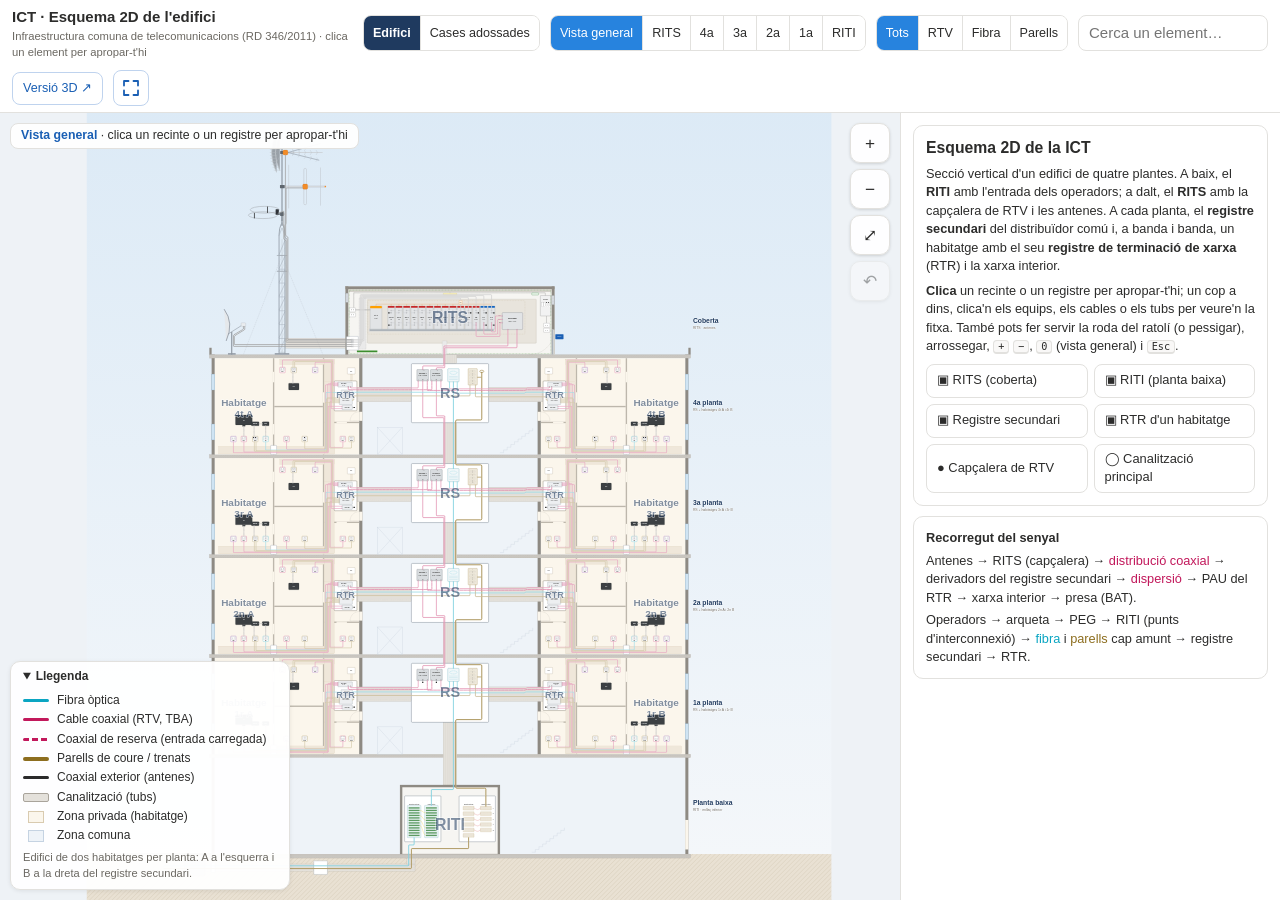
<file: index.html>
<!DOCTYPE html>
<html lang="ca">
<head>
<meta charset="utf-8">
<meta name="viewport" content="width=device-width, initial-scale=1">
<title>ICT · Esquema 2D de l'edifici</title>
<link rel="stylesheet" href="css/estils.css?v=9">
</head>
<body>
<div class="app" id="app">
 <header>
  <h1>ICT · Esquema 2D de l'edifici<small>Infraestructura comuna de telecomunicacions (RD 346/2011) · clica un element per apropar-t'hi</small></h1>
  <nav class="seg model" aria-label="Model">
   <a href="index.html" aria-current="page" title="Edifici plurifamiliar: RITI a la planta baixa i RITS a la coberta">Edifici</a>
   <a href="cases.html" title="Conjunt de cases adossades amb un recinte únic (RITU)">Cases adossades</a>
  </nav>
  <nav class="zones" aria-label="Zones de l'edifici">
   <button data-zone="general" class="on">Vista general</button>
   <button data-zone="rits">RITS</button>
   <button data-zone="4">4a</button>
   <button data-zone="3">3a</button>
   <button data-zone="2">2a</button>
   <button data-zone="1">1a</button>
   <button data-zone="riti">RITI</button>
  </nav>
  <div class="seg" id="filter" role="group" aria-label="Filtra per servei">
   <button data-svc="all" aria-pressed="true">Tots</button>
   <button data-svc="rtv" aria-pressed="false">RTV</button>
   <button data-svc="fo" aria-pressed="false">Fibra</button>
   <button data-svc="pt" aria-pressed="false">Parells</button>
  </div>
  <div class="search">
   <input id="q" type="search" placeholder="Cerca un element…" autocomplete="off" aria-label="Cerca un element">
   <ul id="qres" role="listbox" hidden></ul>
  </div>
  <a class="link3d" href="../edifici_ict/index.html" title="Obre la versió 3D">Versió 3D ↗</a>
  <button id="btnFS" class="fsbtn" aria-label="Pantalla completa" title="Pantalla completa (F)" hidden><svg class="fs-on" viewBox="0 0 20 20" width="20" height="20" fill="none" stroke="currentColor" stroke-width="1.8" stroke-linecap="round" stroke-linejoin="round" aria-hidden="true"><path d="M3 7.5V3h4.5M12.5 3H17v4.5M17 12.5V17h-4.5M7.5 17H3v-4.5"/></svg><svg class="fs-off" viewBox="0 0 20 20" width="20" height="20" fill="none" stroke="currentColor" stroke-width="1.8" stroke-linecap="round" stroke-linejoin="round" aria-hidden="true"><path d="M7.5 3v4.5H3M17 7.5h-4.5V3M12.5 17v-4.5H17M3 12.5h4.5V17"/></svg></button>
 </header>
 <main id="main">
  <div id="stage">
   <svg id="esq" xmlns="http://www.w3.org/2000/svg" preserveAspectRatio="xMidYMid meet" role="img" aria-label="Esquema 2D de la ICT de l'edifici"></svg>
   <div id="tip" role="tooltip"></div>
   <div class="ctl" id="zoomctl">
    <button id="zin" title="Apropa (+)" aria-label="Apropa">+</button>
    <button id="zout" title="Allunya (−)" aria-label="Allunya">−</button>
    <button id="zfit" title="Vista general (0)" aria-label="Vista general">⤢</button>
    <button id="zback" title="Torna a la vista anterior" aria-label="Torna enrere" disabled>↶</button>
   </div>
   <div id="crumb" class="crumb" aria-live="polite"></div>
   <details id="legend" open>
    <summary>Llegenda</summary>
    <ul>
     <li><i class="sw" style="background:#0AA5C2"></i>Fibra òptica</li>
     <li><i class="sw" style="background:#C2185B"></i>Cable coaxial (RTV, TBA)</li>
     <li><i class="sw dash"></i>Coaxial de reserva (entrada carregada)</li>
     <li><i class="sw" style="background:#8D6E1F;height:4px"></i>Parells de coure / trenats</li>
     <li><i class="sw" style="background:#2B2B2B"></i>Coaxial exterior (antenes)</li>
     <li><i class="sw tube"></i>Canalització (tubs)</li>
     <li><i class="sq" style="background:#FBF6EC;border-color:#D9CBB0"></i>Zona privada (habitatge)</li>
     <li><i class="sq" style="background:#EEF3F8;border-color:#C5D3E2"></i>Zona comuna</li>
    </ul>
    <p>Edifici de dos habitatges per planta: A a l'esquerra i B a la dreta del registre secundari.</p>
   </details>
  </div>
  <aside id="panel" aria-label="Fitxa de l'element">
   <div id="info"></div>
  </aside>
 </main>
</div>
<script src="js/dades.js?v=9"></script>
<script src="js/dades2d.js?v=9"></script>
<script src="js/esquema.js?v=9"></script>
<script src="js/app.js?v=9"></script>
</body>
</html>
</file>
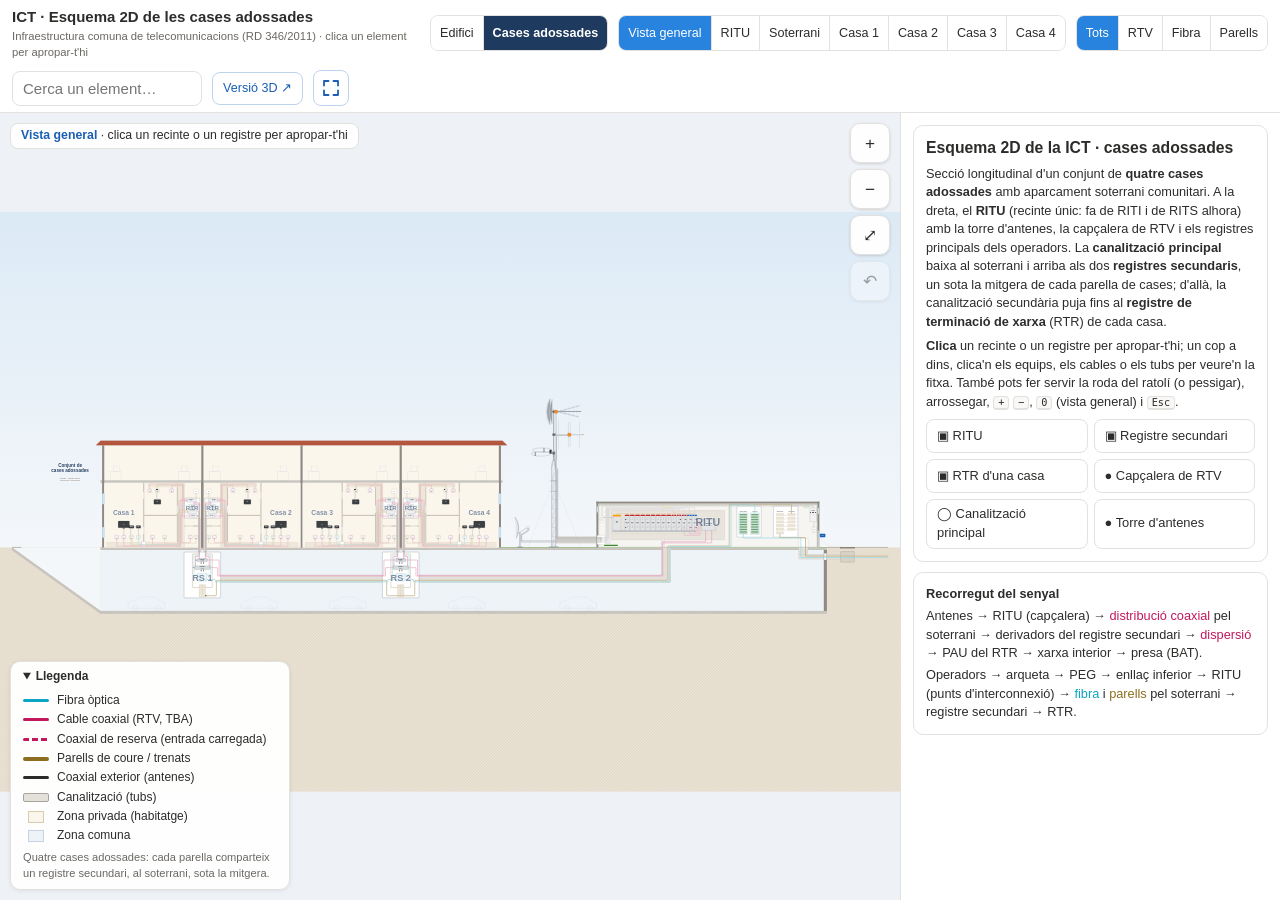
<file: cases.html>
<!DOCTYPE html>
<html lang="ca" data-model="cases">
<head>
<meta charset="utf-8">
<meta name="viewport" content="width=device-width, initial-scale=1">
<title>ICT · Esquema 2D de les cases adossades</title>
<link rel="stylesheet" href="css/estils.css?v=9">
</head>
<body>
<div class="app" id="app">
 <header>
  <h1>ICT · Esquema 2D de les cases adossades<small>Infraestructura comuna de telecomunicacions (RD 346/2011) · clica un element per apropar-t'hi</small></h1>
  <nav class="seg model" aria-label="Model">
   <a href="index.html" title="Edifici plurifamiliar: RITI a la planta baixa i RITS a la coberta">Edifici</a>
   <a href="cases.html" aria-current="page" title="Conjunt de cases adossades amb un recinte únic (RITU)">Cases adossades</a>
  </nav>
  <nav class="zones" aria-label="Zones del conjunt">
   <button data-zone="general" class="on">Vista general</button>
   <button data-zone="ritu">RITU</button>
   <button data-zone="soterrani">Soterrani</button>
   <button data-zone="0A">Casa 1</button>
   <button data-zone="0D">Casa 2</button>
   <button data-zone="0C">Casa 3</button>
   <button data-zone="0B">Casa 4</button>
  </nav>
  <div class="seg" id="filter" role="group" aria-label="Filtra per servei">
   <button data-svc="all" aria-pressed="true">Tots</button>
   <button data-svc="rtv" aria-pressed="false">RTV</button>
   <button data-svc="fo" aria-pressed="false">Fibra</button>
   <button data-svc="pt" aria-pressed="false">Parells</button>
  </div>
  <div class="search">
   <input id="q" type="search" placeholder="Cerca un element…" autocomplete="off" aria-label="Cerca un element">
   <ul id="qres" role="listbox" hidden></ul>
  </div>
  <a class="link3d" href="../edifici_ict/cases.html" title="Obre la versió 3D de les cases adossades">Versió 3D ↗</a>
  <button id="btnFS" class="fsbtn" aria-label="Pantalla completa" title="Pantalla completa (F)" hidden><svg class="fs-on" viewBox="0 0 20 20" width="20" height="20" fill="none" stroke="currentColor" stroke-width="1.8" stroke-linecap="round" stroke-linejoin="round" aria-hidden="true"><path d="M3 7.5V3h4.5M12.5 3H17v4.5M17 12.5V17h-4.5M7.5 17H3v-4.5"/></svg><svg class="fs-off" viewBox="0 0 20 20" width="20" height="20" fill="none" stroke="currentColor" stroke-width="1.8" stroke-linecap="round" stroke-linejoin="round" aria-hidden="true"><path d="M7.5 3v4.5H3M17 7.5h-4.5V3M12.5 17v-4.5H17M3 12.5h4.5V17"/></svg></button>
 </header>
 <main id="main">
  <div id="stage">
   <svg id="esq" xmlns="http://www.w3.org/2000/svg" preserveAspectRatio="xMidYMid meet" role="img" aria-label="Esquema 2D de la ICT del conjunt de cases adossades"></svg>
   <div id="tip" role="tooltip"></div>
   <div class="ctl" id="zoomctl">
    <button id="zin" title="Apropa (+)" aria-label="Apropa">+</button>
    <button id="zout" title="Allunya (−)" aria-label="Allunya">−</button>
    <button id="zfit" title="Vista general (0)" aria-label="Vista general">⤢</button>
    <button id="zback" title="Torna a la vista anterior" aria-label="Torna enrere" disabled>↶</button>
   </div>
   <div id="crumb" class="crumb" aria-live="polite"></div>
   <details id="legend" open>
    <summary>Llegenda</summary>
    <ul>
     <li><i class="sw" style="background:#0AA5C2"></i>Fibra òptica</li>
     <li><i class="sw" style="background:#C2185B"></i>Cable coaxial (RTV, TBA)</li>
     <li><i class="sw dash"></i>Coaxial de reserva (entrada carregada)</li>
     <li><i class="sw" style="background:#8D6E1F;height:4px"></i>Parells de coure / trenats</li>
     <li><i class="sw" style="background:#2B2B2B"></i>Coaxial exterior (antenes)</li>
     <li><i class="sw tube"></i>Canalització (tubs)</li>
     <li><i class="sq" style="background:#FBF6EC;border-color:#D9CBB0"></i>Zona privada (habitatge)</li>
     <li><i class="sq" style="background:#EEF3F8;border-color:#C5D3E2"></i>Zona comuna</li>
    </ul>
    <p>Quatre cases adossades: cada parella comparteix un registre secundari, al soterrani, sota la mitgera.</p>
   </details>
  </div>
  <aside id="panel" aria-label="Fitxa de l'element">
   <div id="info"></div>
  </aside>
 </main>
</div>
<script src="js/dades.js?v=9"></script>
<script src="js/dades-cases.js?v=9"></script>
<script src="js/esquema.js?v=9"></script>
<script src="js/esquema-cases.js?v=9"></script>
<script src="js/app.js?v=9"></script>
</body>
</html>
</file>
<file: css/estils.css>
:root{--tx:#2C2C2B;--tx2:#6B6862;--bg:#FFFFFF;--soft:#F9F8F7;--sec:#F0EFED;--bd:#E2E1DE;--blue:#2783DE;--blueS:#E5F2FC;
 --orange:#B9631F;--orangeS:#FBEBDE;--red:#C8473B;--redS:#FCE9E7;--sel:#F5A400;--pw:380px;font-size:15px}
*{box-sizing:border-box}
html,body{margin:0;height:100%;font-family:-apple-system,BlinkMacSystemFont,"Segoe UI",Roboto,"Helvetica Neue",Arial,sans-serif;color:var(--tx);background:var(--soft);line-height:1.45;overflow:hidden}
button,input{font:inherit;color:inherit}
button{cursor:pointer;border:1px solid var(--bd);background:var(--bg);border-radius:8px;padding:5px 10px;min-height:34px}
button:hover{background:var(--sec)}
button.on,button[aria-pressed="true"]{background:var(--blue);border-color:var(--blue);color:#fff}
button:disabled{opacity:.4;cursor:default}
:focus-visible{outline:3px solid #1A5FB4;outline-offset:2px}
.app{display:flex;flex-direction:column;height:100vh;height:100dvh}
header{display:flex;align-items:center;gap:10px;padding:6px 12px;border-bottom:1px solid var(--bd);background:#fff;flex-wrap:wrap;z-index:5}
header h1{font-size:1rem;margin:0;flex:1 1 260px;min-width:0}
header h1 small{display:block;font-weight:400;color:var(--tx2);font-size:.75rem}
.zones,.seg{display:flex;border:1px solid var(--bd);border-radius:8px;overflow:hidden;flex-shrink:0}
.zones button,.seg button{border:0;border-radius:0;border-right:1px solid var(--bd);font-size:.84rem;padding:4px 9px}
.zones button:last-child,.seg button:last-child{border-right:0}
.search{position:relative}
.search input{border:1px solid var(--bd);border-radius:8px;padding:6px 10px;min-height:34px;width:190px}
#qres{position:absolute;right:0;top:38px;width:340px;max-height:60vh;overflow:auto;margin:0;padding:4px;list-style:none;background:#fff;border:1px solid var(--bd);border-radius:10px;box-shadow:0 6px 22px rgba(0,0,0,.16);z-index:20}
#qres li{padding:6px 8px;border-radius:6px;cursor:pointer;font-size:.86rem}
#qres li[aria-selected="true"],#qres li:hover{background:var(--blueS)}
#qres li small{color:var(--tx2);display:block}
.link3d{font-size:.84rem;color:#1A5FB4;text-decoration:none;border:1px solid #BFD3EE;border-radius:8px;padding:6px 10px;white-space:nowrap}
.link3d:hover{background:var(--blueS)}
.fsbtn{display:inline-flex;align-items:center;justify-content:center;width:36px;min-width:36px;height:36px;min-height:36px;padding:0;flex-shrink:0;color:#1A5FB4;border-color:#BFD3EE}
.fsbtn[hidden],.fsbtn .fs-off,.fsbtn.isFS .fs-on{display:none}
.fsbtn.isFS .fs-off{display:block}
.seg.model a{display:flex;align-items:center;padding:4px 9px;min-height:34px;text-decoration:none;color:inherit;border-right:1px solid var(--bd);white-space:nowrap;font-size:.84rem;background:var(--bg)}
.seg.model a:last-child{border-right:0}
.seg.model a:hover{background:var(--sec)}
.seg.model a[aria-current="page"]{background:#1F3A5F;color:#fff;font-weight:600}
main{flex:1;display:flex;min-height:0}
#stage{position:relative;flex:1;min-width:0;overflow:hidden;background:#EEF2F6}
#esq{display:block;width:100%;height:100%;touch-action:none;cursor:grab;user-select:none;-webkit-user-select:none}
#esq.drag{cursor:grabbing}
#panel{width:var(--pw);flex-shrink:0;border-left:1px solid var(--bd);background:#fff;overflow:auto;padding:12px}
.ctl{position:absolute;right:10px;top:10px;display:flex;flex-direction:column;gap:6px}
.ctl button{width:40px;height:40px;padding:0;font-size:1.15rem;background:rgba(255,255,255,.96);box-shadow:0 1px 3px rgba(0,0,0,.14);border-radius:10px}
.crumb{position:absolute;left:10px;top:10px;background:rgba(255,255,255,.95);border:1px solid var(--bd);border-radius:8px;padding:3px 10px;font-size:.82rem;max-width:calc(100% - 80px)}
.crumb:empty{display:none}
.crumb b{color:#1A5FB4}
#tip{position:absolute;pointer-events:none;background:#2C2C2B;color:#fff;padding:4px 8px;border-radius:6px;font-size:12.5px;display:none;z-index:6;max-width:320px}
#tip small{color:#FFD27A;display:block}
#legend{position:absolute;left:10px;bottom:10px;background:rgba(255,255,255,.96);border:1px solid var(--bd);border-radius:10px;padding:6px 12px;font-size:.8rem;max-width:280px;box-shadow:0 1px 4px rgba(0,0,0,.08)}
#legend summary{cursor:pointer;font-weight:600}
#legend ul{list-style:none;margin:6px 0 4px;padding:0}
#legend li{display:flex;align-items:center;gap:8px;margin:2px 0}
#legend p{margin:4px 0 2px;color:var(--tx2);font-size:.74rem}
.sw{display:inline-block;width:26px;height:3px;border-radius:2px;flex-shrink:0}
.sw.dash{background:repeating-linear-gradient(90deg,#C2185B 0 6px,transparent 6px 9px)}
.sw.tube{height:9px;background:#E4E1DB;border:1px solid #A9A49B}
.sq{display:inline-block;width:16px;height:12px;border:1px solid;flex-shrink:0;margin:0 5px}
/* fitxa */
.card{border:1px solid var(--bd);border-radius:10px;padding:12px;background:#fff;margin-bottom:10px}
.card h2{margin:0 0 4px;font-size:1.05rem;line-height:1.3}
.card p{margin:6px 0}
.muted{color:var(--tx2)}
.small{font-size:.85rem}
.fambadge{display:inline-block;font-size:.72rem;border-radius:20px;padding:1px 8px;background:var(--sec);margin:2px 4px 2px 0}
.fambadge.zone{background:var(--blueS);color:#1A5FB4}
.fambadge.no2d{background:var(--orangeS);color:var(--orange)}
.chips{display:flex;flex-wrap:wrap;gap:4px;margin-top:4px}
.chip{font-size:.78rem;min-height:28px;padding:2px 8px;border-radius:14px;text-align:left}
.chip.nd{opacity:.65;border-style:dashed}
.actions{display:flex;gap:6px;flex-wrap:wrap;margin:10px 0 4px}
.actions button{font-size:.84rem}
details.more{margin-top:8px}
details.more summary{cursor:pointer;font-weight:600;font-size:.9rem}
.card dl{margin:6px 0}
.card dt{font-weight:600;font-size:.82rem;color:var(--tx2);margin-top:8px}
.card dd{margin:2px 0 0}
.ex{background:#E8F1EC;border-radius:8px;padding:8px;margin-top:8px;font-size:.9rem}
.cf{background:var(--orangeS);border-radius:8px;padding:8px;margin-top:8px;font-size:.9rem}
.zonebtns{display:grid;grid-template-columns:1fr 1fr;gap:6px;margin-top:8px}
.zonebtns button{text-align:left;font-size:.86rem}
kbd{border:1px solid var(--bd);border-bottom-width:2px;border-radius:4px;padding:0 4px;font-size:.8em;background:var(--soft)}

/* ===== SVG ===== */
#esq text{font-family:-apple-system,BlinkMacSystemFont,"Segoe UI",Roboto,Arial,sans-serif}
.wall{fill:#8E8A83}
.slab{fill:url(#pSlab);stroke:#9E9A93;stroke-width:.6}
.pavement{fill:#B9B3A8}
.grass{fill:#8DB36B}
.common{fill:#EEF3F8}
.private{fill:#FBF6EC}
.partition{fill:#BDB7AC}
.doorgap{fill:#FBF6EC}
.doorleaf{fill:none;stroke:#A39D92;stroke-width:1;stroke-dasharray:3 2}
.window{fill:#CFE4F3;stroke:#8BB3D0;stroke-width:1}
.deco{stroke:#C9D3DE;stroke-width:1.5;fill:none}
.room-rits,.room-riti{fill:#F6F5F2;stroke:#7D786F;stroke-width:1}
.leg{fill:none;stroke:#8C959F;stroke-width:3.4;stroke-linecap:round}
.rung{fill:none;stroke:#8C959F;stroke-width:1.5}
.rung.back,.backleg{stroke:#C3C9CF;stroke-width:1.1}
.backleg{stroke-width:2.4}
.collar{fill:#A5ADB5}
.tsocket{fill:#9AA3AD}
.hole{fill:#EEF2F6}
.plate2{fill:#8D96A0}
.rail{fill:none;stroke:#C8CDD2;stroke-width:3}
.rod{fill:none;stroke:#B9BFC5;stroke-width:1.6;stroke-linecap:round}
.boomA{fill:#D3D8DC;stroke:#9AA3AD;stroke-width:.6}
.elem2{fill:#C3C9CF}
.loop{fill:none;stroke:#C3C9CF;stroke-width:2.6}
.clamp{fill:#5F676F}
.spacer{fill:#222}
.insul{fill:#2F3338}
.mast,.boom{fill:#8D96A0}
.elem{fill:#6E7781}
.abox{fill:#E9ECEF;stroke:#8D96A0;stroke-width:.8}
.abox.orange{fill:#F28C28;stroke:#B85F0C}
.ring{fill:none;stroke:#B5BCC3;stroke-width:3.2}
.dish{fill:#E5E8EB;stroke:#7E8792;stroke-width:3}
.arm{stroke:#8D96A0;stroke-width:2.5}
.guy{stroke:#A8AEB5;stroke-width:1;stroke-dasharray:6 3}
.tub{fill:#E4E1DB;stroke:#A9A49B;stroke-width:.8}
.tubsep{stroke:#BDB8AF;stroke-width:.5}
.tubs.ci .tub{fill:#EFE7DA;stroke:#D2C3A8;stroke-width:.6}
.tubs.corr .tub{fill:#EAEAEA;stroke:#9A9A9A;stroke-dasharray:2 1.2}
.tubs.fade{opacity:.55}
.guide{stroke:#A09A8F;stroke-width:.5;stroke-dasharray:1.5 1.5}
.regsec{fill:#FFFFFF;stroke:#5E6B78;stroke-width:1.6}
.regpas{fill:#FFFFFF;stroke:#7D8A97;stroke-width:1.1}
.regbox{fill:#FFFFFF;stroke:#7D8A97;stroke-width:1.1}
.rtr{fill:#FFFFFF;stroke:#6A5F4E;stroke-width:1.5}
.rp{fill:#FFFFFF;stroke:#9C8E76;stroke-width:.9}
.rp-rtv{stroke:#C2185B}.rp-dat{stroke:#8D6E1F}.rp-tba{stroke:#7B1FA2}.rp-fo{stroke:#0AA5C2}
.bat{fill:#FFFFFF;stroke:#2C2C2B;stroke-width:.45}
.batjack{fill:#FFFFFF;stroke:#33323A;stroke-width:.32}
.batjin{fill:none;stroke:#33323A;stroke-width:.26}
.batpins{fill:#FFFFFF;stroke:#33323A;stroke-width:.2}
.batpin{stroke:#33323A;stroke-width:.16}
.batpinf{fill:#8A817C;stroke:#33323A;stroke-width:.2}
.battxt{fill:#2C2C2B;pointer-events:none}
.device{fill:#3C4043;stroke:#1E2124;stroke-width:.6}
.equip .modtxt{fill:#fff}
.pau{fill:#EDEFF1;stroke:#6E7781;stroke-width:.9}
.deriv{fill:#D8DCDF;stroke:#5F6870;stroke-width:1}
.cseg{fill:#F1F7F9;stroke:#3E8EA0;stroke-width:1}
.fibrecoil{fill:none;stroke:#0AA5C2;stroke-width:.8;stroke-dasharray:2 1}
.tray2{fill:#D6EBF0}
.regleta{fill:#F3EEE3;stroke:#8D6E1F;stroke-width:1}
.krone{fill:#E7E2D6;stroke:#B9AC8E;stroke-width:.3}
.sangrat{stroke:#8D6E1F;stroke-width:2.4;fill:none}
.coil{fill:none;stroke:#8D6E1F;stroke-width:2}
.stub{fill:none;stroke-width:1.1}
.coaxstub{stroke:#C2185B;opacity:.7}
.stubarrow{fill:none;stroke:#C2185B;stroke-width:.8;opacity:.7}
.port{fill:#C9CCCF;stroke:#555;stroke-width:.5}
.load .loadstem{stroke:#555;stroke-width:1.2}
.load .loadcap{fill:#222}
.modtxt{fill:#2C2C2B}
.tiny{fill:#2C2C2B}
.mod{fill:#E2E4E6;stroke:#7B838B;stroke-width:.8}
.rail{fill:#9AA1A8}
.plate{fill:#E8E4DC;stroke:#B0A898;stroke-width:1}
.capzone{fill:none;stroke:#B9A98A;stroke-width:.8;stroke-dasharray:4 3}
.mixer{fill:#E2E4E6;stroke:#5F6870;stroke-width:1}
.filter{fill:#FFF3E0;stroke:#E07B24;stroke-width:.8}
.bridge{fill:none;stroke:#C9CCCF;stroke-width:1.8;stroke-linejoin:round}
.dcline{fill:none;stroke:#E07B24;stroke-width:.9}
.dclbl{fill:#E07B24}
.ffunion{fill:#C9CCCF;stroke:#555;stroke-width:.5}
.tray{fill:#D9D6CF;stroke:#A7A196;stroke-width:.6}
.elec{fill:none;stroke:#7A7A7A;stroke-width:2;stroke-dasharray:3 1.5}
.lamp{fill:#FFF7C2;stroke:#C9B24A}
.emerg{fill:#E8F5E9;stroke:#2E7D32}
.panel{fill:#F2F2F2;stroke:#6E6E6E}
.breaker{fill:#FFFFFF;stroke:#555;stroke-width:.4}
.socket{fill:#FFFFFF;stroke:#6E6E6E;stroke-width:.8}
.sockh{fill:#333}
.earthbar{fill:#3C8D2F}
.earthring{fill:none;stroke:#3C8D2F;stroke-width:1;stroke-dasharray:8 2 2 2}
.vent{fill:#D9DDE1;stroke:#7D8A97;stroke-width:.6}
.ventl{stroke:#7D8A97;stroke-width:.6}
.doormetal{fill:#A9B1B8}
.sign{fill:#1A5FB4}
.sign+text{fill:#fff}
.cabinet{fill:#FFFFFF;stroke:#5E6B78;stroke-width:1.4}
.odf{fill:#EDF6F8;stroke:#3E8EA0;stroke-width:.8}
.adapt{fill:#2E7D32;opacity:.75}
.patch{fill:none;stroke:#F2C200;stroke-width:1}
.kroneblk{fill:#F3EEE3;stroke:#8D6E1F;stroke-width:.6}
.kpin{stroke:#B9AC8E;stroke-width:.6}
.jumper{fill:none;stroke:#C62828;stroke-width:.8}
.arqueta{fill:#D7D2C8;stroke:#7D786F;stroke-width:1.4}
.lid{fill:#7D786F}
.peg{fill:#FFFFFF;stroke:#5E6B78;stroke-width:1.4}
.sign{fill:#1A5FB4}
/* cables */
.cable path{fill:none;stroke-linecap:round;stroke-linejoin:round}
.cable .halo{stroke:#fff;opacity:.9}
.cable .hit{stroke:transparent;stroke-width:9;pointer-events:stroke}
.cable.cord .core{stroke-dasharray:2 1.5}
/* etiquetes */
.lbl{fill:#2C2C2B;paint-order:stroke;stroke:#fff;stroke-width:3px;stroke-linejoin:round;pointer-events:none;transition:opacity .25s}
.lbl.muted{fill:#6B6862}
.lbl.room{fill:#8A7F6C;font-style:italic}
.lbl.floorname{fill:#1F3A5F}
.lbl.big{fill:#1F3A5F;opacity:.55;stroke-width:6px}
.lbl.lod3,.modtxt.lod3{stroke-width:1px}
.lbl.lod2{stroke-width:2px}
#esq .lod1,#esq .lod2,#esq .lod3{opacity:0}
#esq.k1 .lod1,#esq.k2 .lod2,#esq.k3 .lod3{opacity:1}
#esq.kbig .lbl.big{opacity:0}
#esq .modtxt{pointer-events:none}
/* filtre per servei (classe posada des de app.js) */
#esq .dim{opacity:.12}
/* ressaltats */
[data-id]{cursor:pointer}
.cable.hov .core{filter:drop-shadow(0 0 1.5px rgba(245,164,0,.9))}
.cable.sel .halo{stroke:#F5A400;opacity:1}
.cable.rel .halo{stroke:#8DC2F2;opacity:1}
.hl{fill:none;vector-effect:non-scaling-stroke;pointer-events:none}
.hl.sel{stroke:#F5A400;stroke-width:3;fill:rgba(245,164,0,.08)}
.hl.rel{stroke:#2783DE;stroke-width:1.5;stroke-dasharray:5 3}
.hl.hov{stroke:#F5A400;stroke-width:1.5;stroke-dasharray:3 2}
.hl.pulse{animation:pulse 1.2s ease-out 2}
@keyframes pulse{0%{stroke-width:7;stroke-opacity:.3}100%{stroke-width:3;stroke-opacity:1}}

@media (max-width:900px){
 header{gap:6px;padding:6px 8px}
 header h1 small{display:none}
 .search input{width:140px}
 main{flex-direction:column}
 #panel{width:auto;border-left:0;border-top:1px solid var(--bd);max-height:42vh;flex-shrink:0}
 #panel:empty{display:none}
 #legend{display:none}
 .link3d{display:none}
 header{position:relative;padding-right:52px}
 .fsbtn{position:absolute;top:6px;right:8px}
}
@media (max-width:560px){
 .zones{order:5;width:100%;overflow-x:auto}
 .zones button{flex:1}
}
</file>
